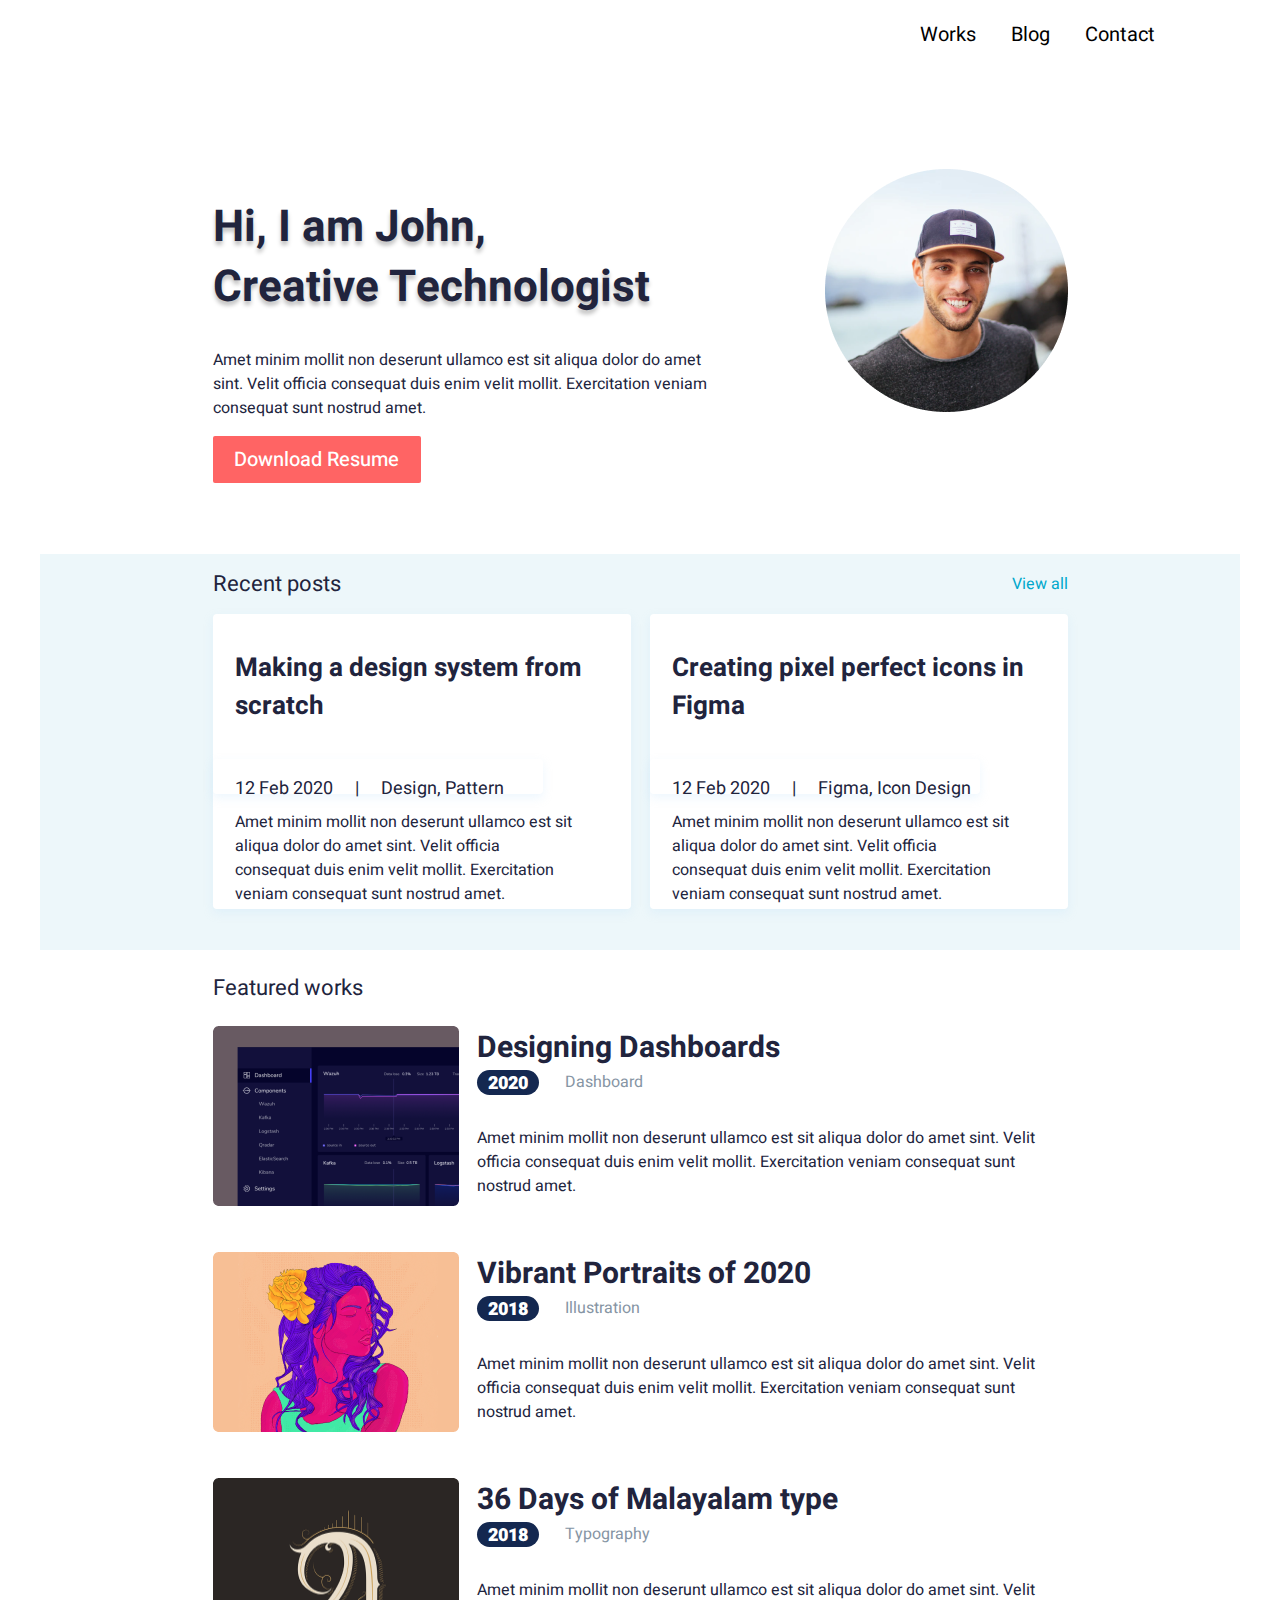
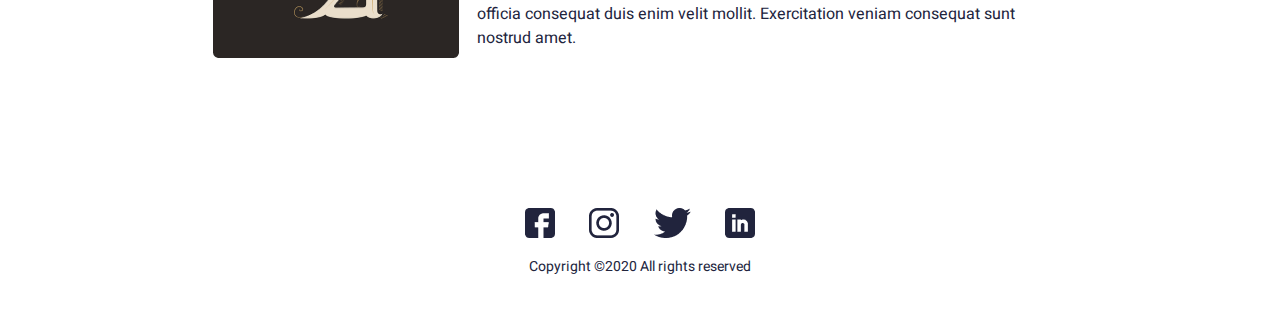
<file: index.html>
<!DOCTYPE html>
<html lang="en">

<head>
	<meta charset="UTF-8">
	<meta name="viewport" content="width=device-width, initial-scale=1.0">
	<title>John Page</title>
	<link rel="stylesheet" href="style.css">
	<link rel="stylesheet" type="text/css" href="/slick/slick.css" />
	<link rel="stylesheet" type="text/css" href="/slick/slick-theme.css" />
	<link rel="preconnect" href="https://fonts.googleapis.com">
	<link rel="preconnect" href="https://fonts.gstatic.com" crossorigin>
	<link href="https://fonts.googleapis.com/css2?family=Heebo:wght@500&display=swap" rel="stylesheet">
</head>

<body>
	<header>
		<div class="menu_burger">
			<div></div>
			<div></div>
			<div></div>
		</div>
		<div class="header">
			<a href="">
				<p>Works</p>
			</a>
			<a href="">
				<p>Blog</p>
			</a>
			<a href="">
				<p>Contact</p>
			</a>
		</div>
	</header>

	<main>
		<div class="open_menu to_hide_burger">
			<a href="">
				<p>Works</p>
			</a>
			<a href="">
				<p>Blog</p>
			</a>
			<a href="">
				<p>Contact</p>
			</a>
		</div>

		<div class="greeting">
			<div class="greeting__text">
				<h1>Hi, I am John,<br>Creative Technologist</h1>
				<p>Amet minim mollit non deserunt ullamco est sit aliqua dolor do amet sint. Velit officia consequat
					duis enim velit mollit. Exercitation veniam consequat sunt nostrud amet.</p>
				<button>
					<p>Download Resume</p>
				</button>
			</div>
			<div><img src="img/avatar.png" alt=""></div>
		</div>

		<div class="container">
			<div class="posts">
				<div class="posts__header">
					<p>Recent posts</p>
					<a href="" style="text-decoration: none;">
						<p>View all</p>
					</a>
				</div>
				<div class="post__blocks">
					<div class="post__block">
						<h4>Making a design system from scratch</h4>
						<div>
							<p>12 Feb 2020</p>
							<p>|</p>
							<p>Design, Pattern</p>
						</div>
						<p style="width: 340px;">Amet minim mollit non deserunt ullamco est sit aliqua dolor do amet
							sint. Velit officia consequat duis enim velit mollit. Exercitation veniam consequat sunt
							nostrud amet.</p>
					</div>
					<div class="post__block">
						<h4>Creating pixel perfect icons in Figma</h4>
						<div>
							<p>12 Feb 2020</p>
							<p>|</p>
							<p>Figma, Icon Design</p>
						</div>
						<p style="width: 340px;">Amet minim mollit non deserunt ullamco est sit aliqua dolor do amet
							sint. Velit officia consequat duis enim velit mollit. Exercitation veniam consequat sunt
							nostrud amet.</p>
					</div>
				</div>
			</div>
		</div>

		<div class="works">
			<p class="works__header">Featured works</p>

			<div class="works__block">
				<img src="img/works1.png" alt="">
				<div class="works__block__text">
					<h4>Designing Dashboards</h4>
					<div>
						<div>
							<p>2020</p>
						</div>
						<p>Dashboard</p>
					</div>
					<p class="works__block__description">Amet minim mollit non deserunt ullamco est sit aliqua dolor
						do
						amet sint. Velit officia consequat duis enim velit mollit. Exercitation veniam consequat
						sunt
						nostrud amet.</p>
				</div>
			</div>
			<div class="works__block to_hide">
				<img src="img/works2.png" alt="">
				<div class="works__block__text">
					<h4>Vibrant Portraits of 2020</h4>
					<div>
						<div>
							<p>2018</p>
						</div>
						<p>Illustration</p>
					</div>
					<p class="works__block__description">Amet minim mollit non deserunt ullamco est sit aliqua dolor
						do
						amet sint. Velit officia consequat duis enim velit mollit. Exercitation veniam consequat
						sunt
						nostrud amet.</p>
				</div>
			</div>
			<div class="works__block to_hide">
				<img src="img/works3.png" alt="">
				<div class="works__block__text">
					<h4>36 Days of Malayalam type</h4>
					<div>
						<div>
							<p>2018</p>
						</div>
						<p>Typography</p>
					</div>
					<p class="works__block__description">Amet minim mollit non deserunt ullamco est sit aliqua dolor
						do
						amet sint. Velit officia consequat duis enim velit mollit. Exercitation veniam consequat
						sunt
						nostrud amet.</p>
				</div>
			</div>

		</div>
	</main>

	<footer>
		<div class="footer">
			<div>
				<a href=""><img src="img/fb.png" alt=""></a>
				<a href=""><img src="img/insta.png" alt=""></a>
				<a href=""><img src="img/twit.png" alt=""></a>
				<a href=""><img src="img/Linkedin.png" alt=""></a>
			</div>
			<p>Copyright ©2020 All rights reserved </p>
		</div>
		<script src='/menuBurger.js'></script>
		<!-- <script src="//code.jquery.com/jquery-1.11.0.min.js"></script> -->
		<!-- <script src="slick/slick.min.js"></script>
		<script src="/slider.js"></script> -->
	</footer>
</body>

</html>
</file>
<file: style.css>
body{
	margin: 0;
}

header{
	max-width: 1100px;
	margin: 0 auto;
}

.header{
	display: flex;
	justify-content: flex-end;
}

.header p{
	margin-right: 35px;
	font-family: 'Heebo';
	font-size: 20px;
	color: #000000;
}

.header p:hover{
	text-decoration: underline;
}

.header a{
	text-decoration: none;
}

.slider{
	width: 300px;
	margin: 0 auto;
}

.open_menu{
	height: fit-content;
	background-color: #EDF7FA;
	display: flex;
	flex-direction: column;
}

.open_menu a{
	margin: 0 auto;
	text-decoration: none;
}

.open_menu p{
	font-family: 'Heebo';
	font-size: 35px;
	line-height: 5px;
	color: #000000;
}

.greeting{
	display: flex;
	justify-content: space-between;
/*	width: 100%;
	max-width: 855px;*/
	width: 855px;
	margin: 100px auto 0;
}

h1{
	font-family: 'Heebo';
	font-weight: 700;
	font-size: 44px;
	line-height: 60px;

	color: #21243D;
	text-shadow: 0px 4px 4px rgba(0, 0, 0, 0.25);
}

.greeting__text{
	width: 500px
}

.greeting__text p{
	font-family: 'Heebo';
	font-weight: 400;
	font-size: 16px;
	line-height: 24px;

	color: #21243D;
}

.greeting__text button{
	width: 208px;
	height: 47px;
	background-color: #FF6464;
	border: none;
	border-radius: 2px;
}

.greeting__text button p{
	font-family: 'Heebo';
	font-weight: 500;
	font-size: 20px;
	line-height: 29px;

	color: #FFFFFF;

	margin: auto;
}

.container{
	margin: 0 auto;

	background-color: #EDF7FA;
	min-height: 396px;
	max-width: 1200px;
}

.posts{
	width: 100%;
	max-width: 855px;
	margin: 71px auto 0;
}

.posts__header{
	display: flex;	
	justify-content: space-between;
}

.posts__header p{
	font-family: 'Heebo';
	font-weight: 400;
	font-size: 22px;
	line-height: 60px;

	color: #21243D;
	margin: 0;
}

.posts__header a p{
	font-size: 16px;
	color: #00A8CC;
}

.posts__header a p:hover{
	text-decoration: underline;
}

.post__blocks{
	display: flex;
	justify-content: space-between;
}

.post__blocks div{
	width: 100%;
	height: 100%;
	max-width: 418px;
	max-height: 295px;

	background: #FFFFFF;
	box-shadow: 0px 4px 10px rgba(187, 225, 250, 0.25);
	border-radius: 4px;	
}

.post__blocks div div{
	height: 35px;
	width: 330px;
	display: flex;

}

.post__blocks h4{
	font-family: 'Heebo';
	font-weight: 700;
	font-size: 26px;
	line-height: 38px;

	color: #21243D;
	margin-left: 22px;
}

.post__blocks p{
	font-family: 'Heebo';
	font-weight: 400;
	font-size: 16px;
	line-height: 24px;

	color: #21243D;
	margin-left: 22px;
}

.post__blocks div div p{
	font-size: 18px;
}

footer{
	width: 100%;
	max-width: 1100px;
	margin: 150px auto 0;
}

.footer{
	width: 230px;
	margin: 51px auto 54px;
}

.footer div{
	display: flex;
	justify-content: space-between;
}

.footer p{
	font-family: 'Heebo';
	font-weight: 400;
	font-size: 14px;
	line-height: 21px;

	color: #21243D;
	text-align: center;
}

.works{
	width: 855px;
	margin: 0 auto;
}

.works__header{
	font-family: 'Heebo';
	font-weight: 400;
	font-size: 22px;

	color: #21243D;
}

.works__block{
	width: 100%;
	max-width: 1200px;
	height: 100%;
	max-height: 180px;
	display: flex;
	justify-content: space-between;
	margin: 0 auto 46px;
	/* margin-bottom: 46px; */
}

.works__block h4{
	font-family: 'Heebo';
	font-weight: 700;
	font-size: 30px;
	line-height: 44px;
	
	color: #21243D;
	margin: 0;
}

.works__block img{
	max-height: 100%;
}

.works__block__text{
	margin-left: 18px;
}

.works__block__text div{
	display: flex;
}

.works__block__text div div{
	height: 25px;
	width: 62px;
	margin-right: 26px;
	background: #142850;
	border-radius: 16px;
}

.works__block__text div p{
	margin-top: 0;
	font-family: 'Heebo';
	font-weight: 400;

	
	color: #8695A4;
}

.works__block__text div div p{
	font-family: 'Heebo';
	font-weight: 900;
	font-size: 18px;
	
	color: #FFFFFF;
	margin: 0 auto;
}

.works__block__description{
	font-family: 'Heebo';
	font-weight: 400;
	font-size: 16px;
	line-height: 24px;

	color: #21243D;
}

.to_hide_burger{
	display: none;
}

@media(max-width: 1200px){
	.container,
	header,
	footer,
	.works,
	.greeting,
	.open_menu{
		width: 992px;
	}
}

@media(max-width: 500px){
	.menu_burger{
		margin-right: 18px;
		margin-top: 32px;
	}

	.menu_burger div{
		width: 40px;
		height: 2px;
		background-color: #282525;
		margin-bottom: 9px;
	}

	/* .header{
		display: none;
	} */

	header{
		display: flex;
		justify-content: flex-end;
	}

	.header{
		display: none;
	}

	.greeting{
		flex-direction: column-reverse;
		text-align: center;
		margin-bottom: 50px;
	}

	.greeting div{
		margin: auto;
	}

	.container{
		padding-bottom: 21px;
	}

	.posts{
		flex-direction: column;
		margin: 0 auto;
	}

	.post__blocks{
		flex-direction: column;
		width: fit-content;
		margin: 0 auto;
	}

	.post__blocks div{
		/*max-width: 800px;*/
		margin-bottom: 17px;
	}

	.post__block{
		min-height: 220px;
	}

	.posts__header a{
		display: none;
	}

	.posts__header{
		width: fit-content;
		margin: 0 auto;
	}

	.works__header{
		text-align: center;
	}	

	.works__block{
		flex-direction: column;
		align-items: center;
		text-align: left;
		max-width: 350px;
		max-height: fit-content;
		/* background-color: #000000; */
	}

	.works__block img{
		width: 100%;		
	}

	.to_hide{
		display: none;
	}
}
</file>
